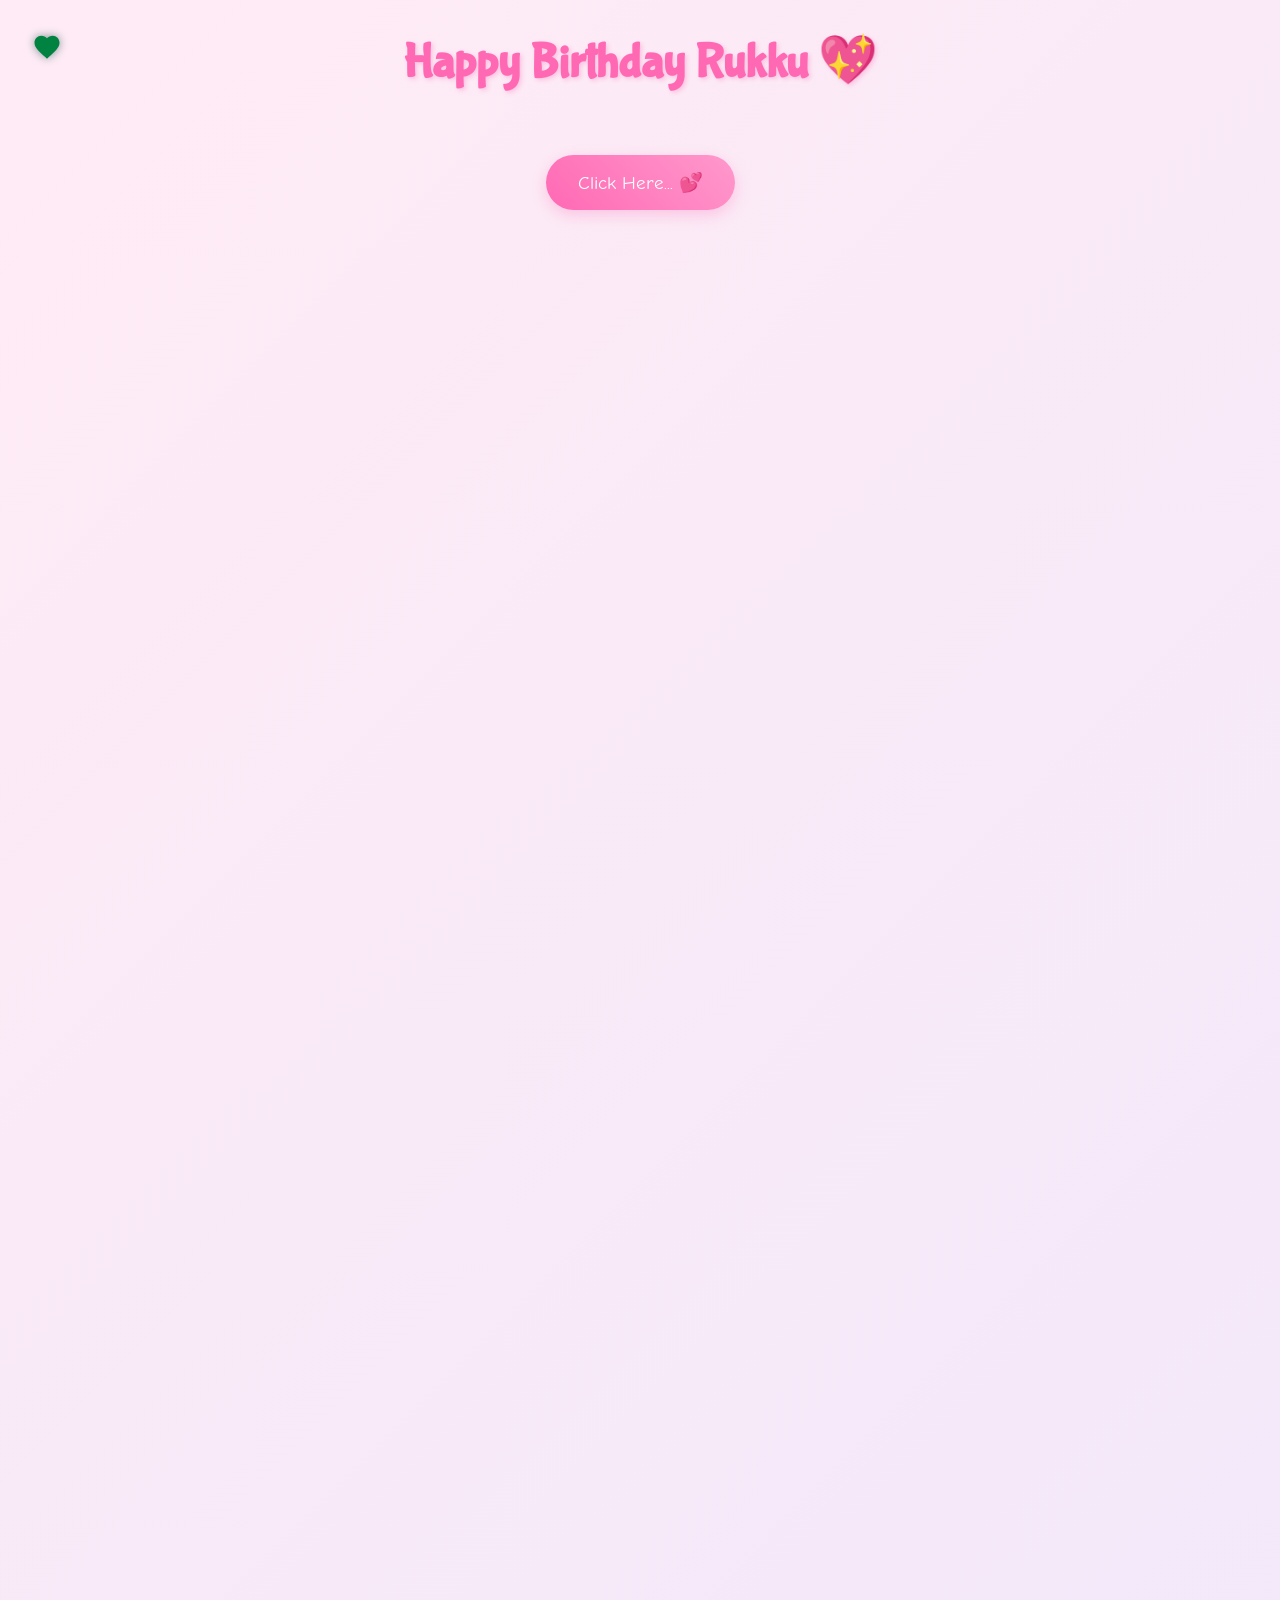
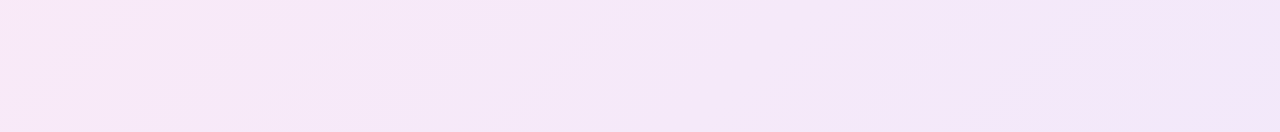
<file: cause.html>
<!DOCTYPE html>
<html lang="en">
<head>
    <meta charset="UTF-8">
    <meta name="viewport" content="width=device-width, initial-scale=1.0">
    <title>Why You're My Love! 💖</title>
    <script src="https://cdnjs.cloudflare.com/ajax/libs/gsap/3.12.2/gsap.min.js"></script>
    <link rel="stylesheet" href="./cause.css">
    <style>

    </style>
</head>
<body>
    <div class="custom-cursor">
        <svg viewBox="0 0 24 24">
            <path fill="#ff69b4" d="M12 21.35l-1.45-1.32C5.4 15.36 2 12.28 2 8.5 2 5.42 4.42 3 7.5 3c1.74 0 3.41.81 4.5 2.09C13.09 3.81 14.76 3 16.5 3 19.58 3 22 5.42 22 8.5c0 3.78-3.4 6.86-8.55 11.54L12 21.35z"/>
        </svg>
    </div>

    <div class="container">
        <h1>Happy Birthday Rukku 💖</h1>

        <div id="reasons-container"></div>

        <button class="shuffle-button">Click Here... 💕</button>
        <div class="reason-counter"></div>

        <div class="ending-section">
            <div class="teddy-hug">
                <img src="./d1.jpg" alt="Teddy Hug">
            </div>
            <div class="ending-text">You're the BESTEST ! 💖</div>
        </div>
    </div>

    <script src="cause.js">

    </script>
</body>
</html>
</file>
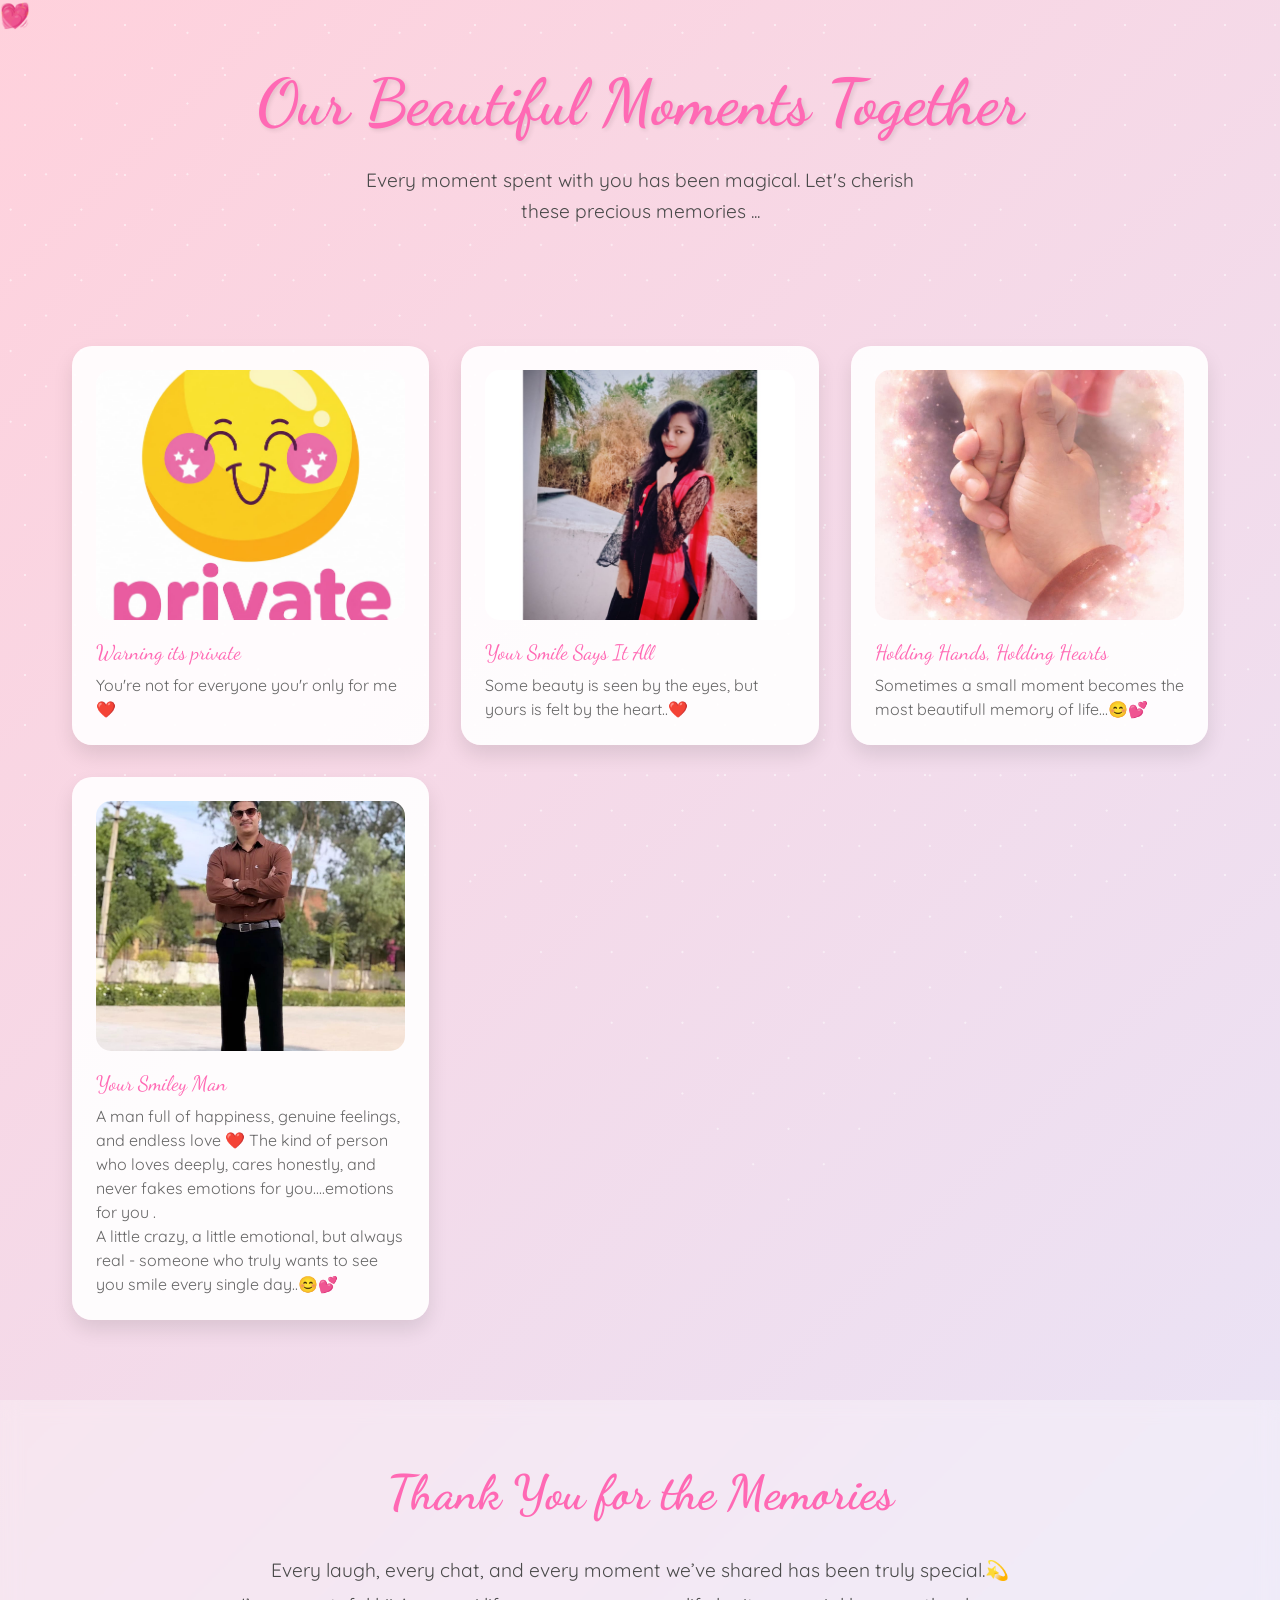
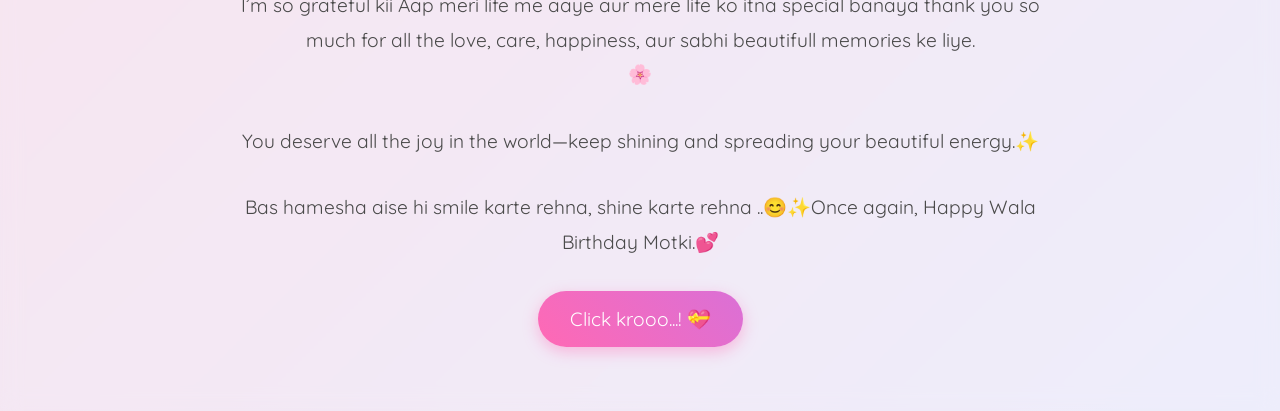
<file: last.html>
<!DOCTYPE html>
<html lang="en">

<head>
    <meta charset="UTF-8">
    <meta name="viewport" content="width=device-width, initial-scale=1.0">
    <title>Our Beautiful Memories ✨</title>
    <style>
        @import url('https://fonts.googleapis.com/css2?family=Dancing+Script:wght@700&family=Quicksand:wght@300;400;500;600&display=swap');

        * {
            margin: 0;
            padding: 0;
            box-sizing: border-box;
        }

        body {
            min-height: 100vh;
            background: linear-gradient(135deg,
                    #ffd1dc 0%,
                    #e6e6fa 25%,
                    #ffefd5 50%,
                    #e6e6fa 75%,
                    #ffd1dc 100%);
            background-size: 400% 400%;
            animation: gradientFlow 15s ease infinite;
            font-family: 'Quicksand', sans-serif;
            overflow-x: hidden;
            color: #4a4a4a;
        }

        @keyframes gradientFlow {
            0% {
                background-position: 0% 50%;
            }

            50% {
                background-position: 100% 50%;
            }

            100% {
                background-position: 0% 50%;
            }
        }

        /* Enhanced Sparkle Effect */
        .magic-sparkles {
            position: fixed;
            top: 0;
            left: 0;
            width: 100%;
            height: 100%;
            pointer-events: none;
            z-index: 1;
        }

        .sparkle {
            position: absolute;
            width: 6px;
            height: 6px;
            border-radius: 50%;
            background-color: white;
            animation: twinkle var(--duration, 4s) ease-in-out infinite;
            opacity: 0;
        }

        @keyframes twinkle {

            0%,
            100% {
                opacity: 0;
                transform: scale(0.5);
            }

            50% {
                opacity: 0.8;
                transform: scale(1);
            }
        }

        /* Generate 50 sparkles with different positions and animations */
        .magic-sparkles::before,
        .magic-sparkles::after {
            content: '';
            position: absolute;
            width: 100%;
            height: 100%;
            background-image: radial-gradient(circle, white 1px, transparent 1px);
            background-size: 50px 50px;
            animation: sparkleLayer 8s linear infinite;
            opacity: 0.5;
        }

        .magic-sparkles::after {
            animation-delay: -4s;
            transform: rotate(45deg);
        }

        @keyframes sparkleLayer {
            0% {
                transform: translateY(0);
            }

            100% {
                transform: translateY(-50px);
            }
        }

        /* Floating Hearts */
        .floating-hearts {
            position: fixed;
            width: 100%;
            height: 100%;
            pointer-events: none;
            z-index: 2;
        }

        .heart {
            position: absolute;
            font-size: 1.5rem;
            color: rgba(255, 105, 180, 0.6);
            animation: floatHeart var(--float-duration, 6s) ease-in-out infinite;
            animation-delay: var(--delay, 0s);
        }

        @keyframes floatHeart {
            0% {
                transform: translate(0, 100vh) rotate(0deg);
            }

            100% {
                transform: translate(var(--translate-x, 0), -100vh) rotate(360deg);
            }
        }

        /* Welcome Section */
        .welcome {
            text-align: center;
            padding: 4rem 2rem;
            position: relative;
            z-index: 3;
        }

        .welcome h1 {
            font-family: 'Dancing Script', cursive;
            font-size: 4rem;
            color: #ff69b4;
            text-shadow: 2px 2px 4px rgba(0, 0, 0, 0.1);
            animation: fadeInScale 2s ease;
        }

        .welcome p {
            font-size: 1.2rem;
            max-width: 600px;
            margin: 1.5rem auto;
            line-height: 1.6;
            animation: fadeIn 2s ease 0.5s both;
        }

        /* Enhanced Memory Cards */
        .memory-container {
            max-width: 1200px;
            margin: 0 auto;
            padding: 2rem;
            display: grid;
            grid-template-columns: repeat(auto-fit, minmax(300px, 1fr));
            gap: 2rem;
            z-index: 3;
            position: relative;
        }

        .memory-card {
            background: rgba(255, 255, 255, 0.9);
            border-radius: 20px;
            padding: 1.5rem;
            box-shadow: 0 10px 20px rgba(0, 0, 0, 0.1);
            transition: all 0.5s cubic-bezier(0.4, 0, 0.2, 1);
            position: relative;
            overflow: hidden;
        }

        .memory-card:hover {
            transform: translateY(-10px) scale(1.02);
            box-shadow: 0 15px 30px rgba(0, 0, 0, 0.15);
        }

        .memory-card::before {
            content: '';
            position: absolute;
            top: 0;
            left: 0;
            width: 100%;
            height: 100%;
            background: linear-gradient(45deg, transparent, rgba(255, 255, 255, 0.4), transparent);
            transform: translateX(-100%);
            transition: 0.5s;
        }

        .memory-card:hover::before {
            transform: translateX(100%);
        }

        .memory-img {
            width: 100%;
            height: 250px;
            object-fit: cover;
            border-radius: 15px;
            margin-bottom: 1rem;
            transition: transform 0.5s ease;
        }

        .memory-card:hover .memory-img {
            transform: scale(1.05);
        }

        .memory-date {
            font-family: 'Dancing Script', cursive;
            color: #ff69b4;
            font-size: 1.3rem;
            margin-bottom: 0.5rem;
        }

        .memory-caption {
            font-size: 1rem;
            line-height: 1.5;
            color: #666;
        }

        /* Final Message Section */
        .final-message {
            text-align: center;
            padding: 4rem 2rem;
            background: rgba(255, 255, 255, 0.3);
            backdrop-filter: blur(10px);
            margin-top: 3rem;
            position: relative;
            z-index: 3;
        }

        .final-message h2 {
            font-family: 'Dancing Script', cursive;
            font-size: 3rem;
            color: #ff69b4;
            margin-bottom: 2rem;
            animation: heartbeat 2s infinite;
        }

        @keyframes heartbeat {

            0%,
            100% {
                transform: scale(1);
            }

            50% {
                transform: scale(1.1);
            }
        }

        .final-message p {
            font-size: 1.2rem;
            max-width: 800px;
            margin: 0 auto 2rem;
            line-height: 1.8;
        }

        .goodbye-btn {
            display: inline-block;
            padding: 1rem 2rem;
            font-size: 1.2rem;
            background: linear-gradient(45deg, #ff69b4, #da70d6);
            color: white;
            border: none;
            border-radius: 50px;
            cursor: pointer;
            text-decoration: none;
            transition: all 0.3s ease;
            box-shadow: 0 5px 15px rgba(255, 105, 180, 0.4);
            animation: float 3s infinite ease-in-out;
        }

        .goodbye-btn:hover {
            transform: translateY(-5px);
            box-shadow: 0 8px 20px rgba(255, 105, 180, 0.6);
        }

        @keyframes float {

            0%,
            100% {
                transform: translateY(0);
            }

            50% {
                transform: translateY(-10px);
            }
        }

        /* Animations */
        @keyframes fadeInScale {
            0% {
                opacity: 0;
                transform: scale(0.8);
            }

            100% {
                opacity: 1;
                transform: scale(1);
            }
        }

        @keyframes fadeIn {
            0% {
                opacity: 0;
            }

            100% {
                opacity: 1;
            }
        }

        /* Generate Hearts */
        .js-generate-hearts {
            position: fixed;
            width: 100%;
            height: 100%;
            pointer-events: none;
            z-index: 2;
        }

        /* Custom Scrollbar */
        ::-webkit-scrollbar {
            width: 12px;
        }

        ::-webkit-scrollbar-track {
            background: rgba(255, 255, 255, 0.4);
        }

        ::-webkit-scrollbar-thumb {
            background: linear-gradient(45deg, #ff69b4, #da70d6);
            border-radius: 6px;
        }

        /* Responsive Design */
        @media (max-width: 768px) {
            .welcome h1 {
                font-size: 3rem;
            }

            .memory-container {
                grid-template-columns: 1fr;
            }

            .final-message h2 {
                font-size: 2.5rem;
            }
        }
    </style>
</head>

<body>
    <div class="magic-sparkles"></div>
    <div class="floating-hearts">
        <!-- Hearts will be generated via CSS -->
        <div class="heart" style="--float-duration: 6s; --delay: 0s; --translate-x: 20px;">💝</div>
        <div class="heart" style="--float-duration: 8s; --delay: 1s; --translate-x: -30px;">💖</div>
        <div class="heart" style="--float-duration: 7s; --delay: 2s; --translate-x: 40px;">💗</div>
        <div class="heart" style="--float-duration: 9s; --delay: 3s; --translate-x: -20px;">💓</div>
        <div class="heart" style="--float-duration: 5s; --delay: 4s; --translate-x: 30px;">💕</div>
    </div>

    <section class="welcome">
        <h1>Our Beautiful Moments Together</h1>
        <p>Every moment spent with you has been magical. Let's cherish these precious memories ...</p>
    </section>

    <div class="memory-container">
        <div class="memory-card">
            <img src="./d1.jpg" alt="First Date" class="memory-img">
            <div class="memory-date">Warning its private</div>
            <div class="memory-caption">You're not for everyone you'r only for me❤️</div>
        </div>
        <div class="memory-card">
            <img src="./d5.jpg" alt="First Date" class="memory-img">
            <div class="memory-date">Your Smile Says It All</div>
            <div class="memory-caption">Some beauty is seen by the eyes, but yours is felt by the heart..❤️</div>
        </div>
        <div class="memory-card">
            <img src="./d2.jpg" alt="Beach Day" class="memory-img">
            <div class="memory-date">Holding Hands, Holding Hearts</div>
            <div class="memory-caption">Sometimes a small moment becomes the most beautifull memory of life...😊💕</div>
        </div>
        <div class="memory-card">
            <img src="./d7.jpg" alt="Beach Day" class="memory-img">
            <div class="memory-date">Your Smiley Man</div>
            <div class="memory-caption">
                A man full of happiness, genuine feelings, and endless love ❤️ The kind of person who loves deeply,
                cares honestly, and never fakes emotions for you....emotions for you .<br> A little crazy, a little
                emotional, but always real - someone who truly wants to see you smile every single day..😊💕</div>
        </div>


    </div>

    <section class="final-message">
        <h2>Thank You for the Memories</h2>
        <p>Every laugh, every chat, and every moment we’ve shared has been truly special.💫<br>
            I’m so grateful kii Aap meri life me aaye aur mere life ko itna special banaya thank you so much for all the love, care, happiness, aur sabhi beautifull memories ke liye.<br>
           🌸</p>
        <p>You deserve all the joy in the world—keep shining and spreading your beautiful energy.✨</p>
        <p>Bas hamesha aise hi smile karte rehna, shine karte rehna ..😊✨Once again, Happy Wala Birthday Motki.💕</p>
        <a href="love.html" class="goodbye-btn">Click krooo...! 💝</a>
    </section>
</body>

</html>
</file>
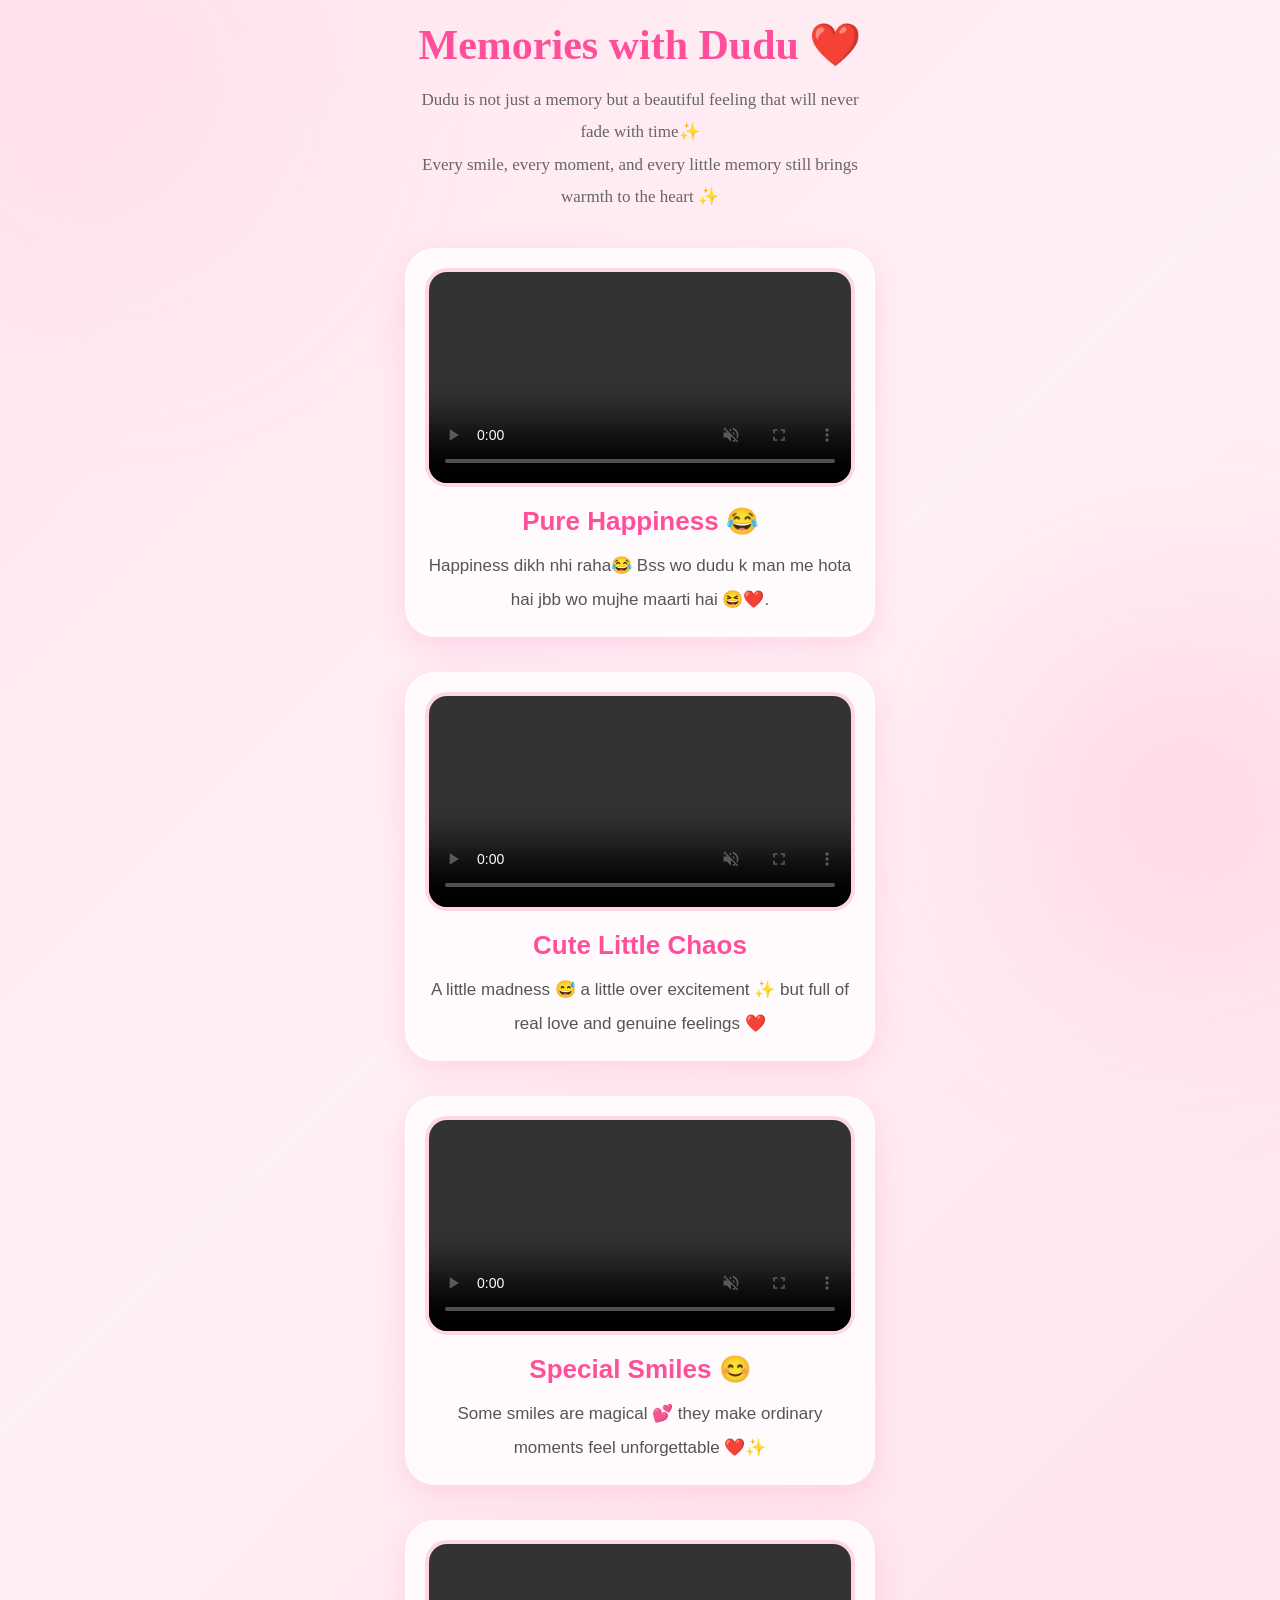
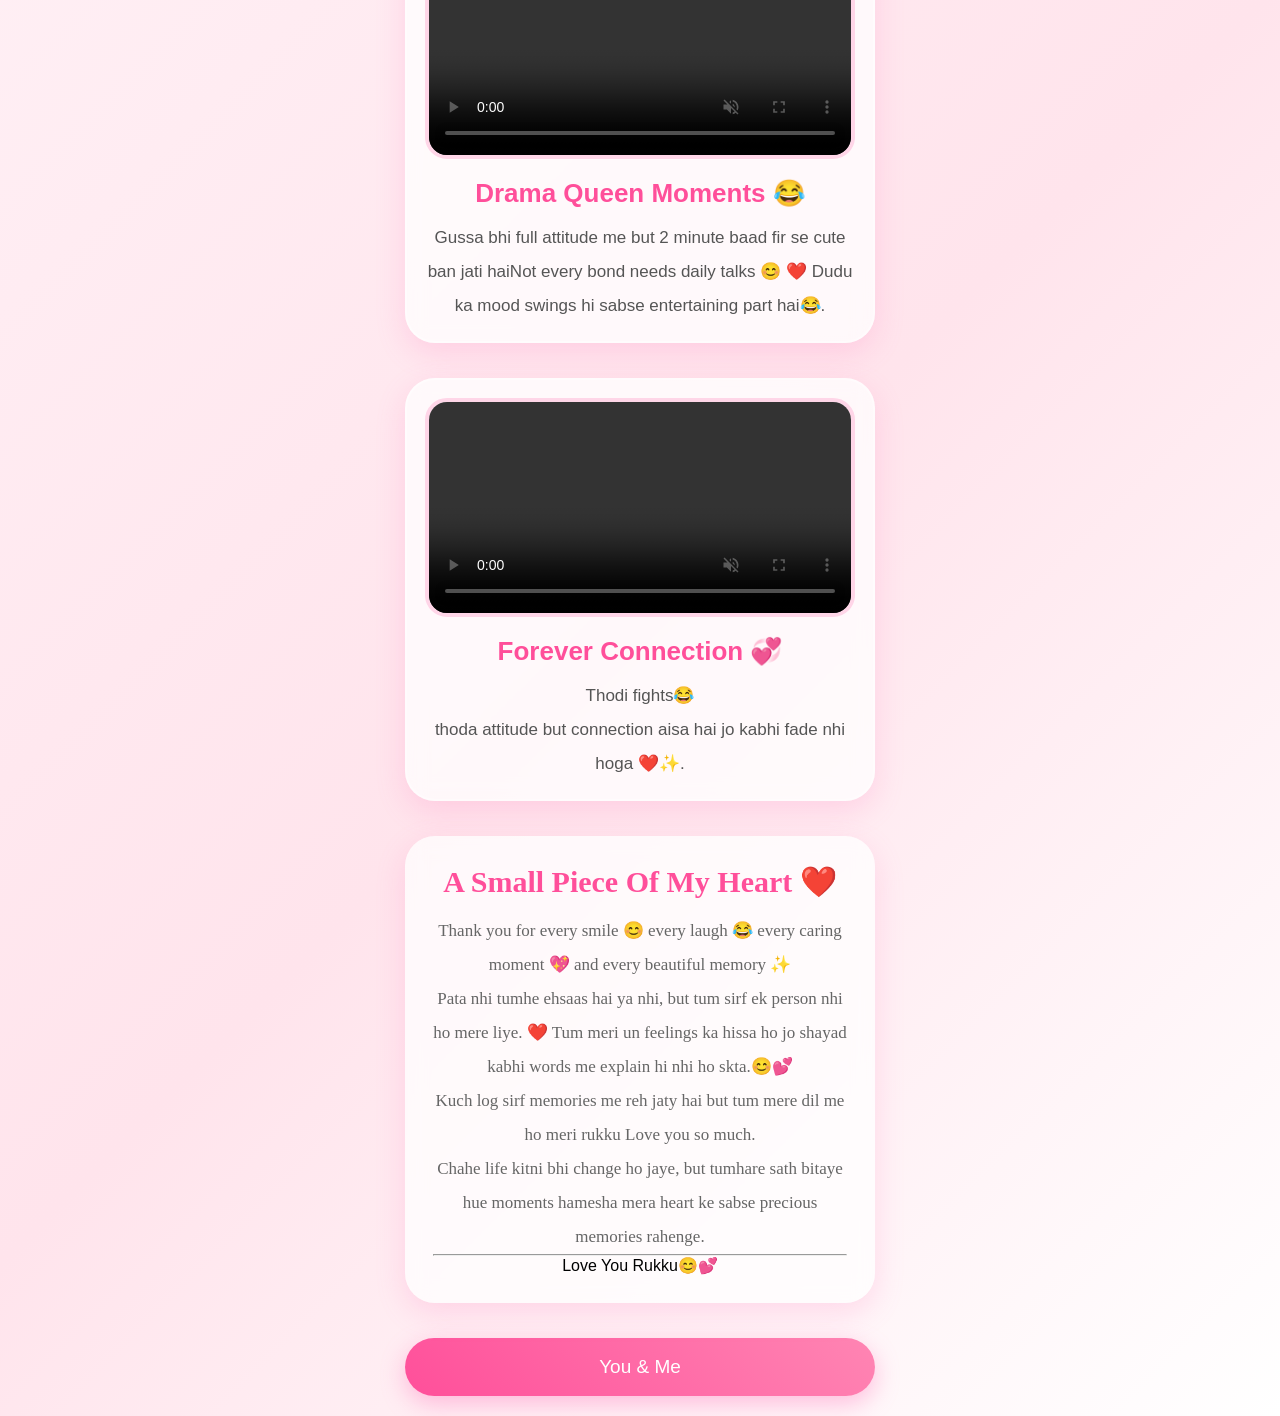
<file: love.html>
<!DOCTYPE html>
<html lang="en">
<head>
<meta charset="UTF-8">
<meta name="viewport" content="width=device-width, initial-scale=1.0">
<link rel="icon" type="image/jpg" href="favicon.png">
<title>Forever Memories ❤️</title>

<style>

*{
    margin:0;
    padding:0;
    box-sizing:border-box;
    font-family:'Poppins',sans-serif;
}

body{
    background:
    linear-gradient(135deg,#ffe6f0,#fff0f5,#ffe4ec,#fff);
    overflow-x:hidden;
    padding:20px;
    position:relative;
}
p{
    font-family: cursive;
    color: #555;
}

/* Animated Background */

.bg-blur{
    position:fixed;
    width:300px;
    height:300px;
    background:pink;
    filter:blur(120px);
    opacity:0.25;
    border-radius:50%;
    z-index:0;
    animation:moveBg 10s infinite alternate;
}

.bg1{
    top:-50px;
    left:-50px;
}

.bg2{
    bottom:-50px;
    right:-50px;
    background:#ff85b3;
}

@keyframes moveBg{

    from{
        transform:translate(0,0);
    }

    to{
        transform:translate(50px,50px);
    }

}

/* Floating Hearts */

.hearts{
    position:fixed;
    width:100%;
    height:100%;
    top:0;
    left:0;
    overflow:hidden;
    pointer-events:none;
    z-index:0;
}

.hearts span{
    position:absolute;
    bottom:-50px;
    animation:float 10s linear infinite;
    opacity:0.7;
}

@keyframes float{

    0%{
        transform:translateY(0) rotate(0deg);
        opacity:0;
    }

    50%{
        opacity:1;
    }

    100%{
        transform:translateY(-120vh) rotate(360deg);
        opacity:0;
    }

}

/* Main */

.container{
    position:relative;
    z-index:2;
    max-width:470px;
    margin:auto;
}

/* Heading */

.main-title{
    text-align:center;
    color:#ff4f9a;
    font-size:42px;
    font-family:cursive;
    margin-bottom:15px;
    animation:glow 2s infinite alternate;
}

@keyframes glow{

    from{
        text-shadow:0 0 5px pink;
    }

    to{
        text-shadow:0 0 25px hotpink;
    }

}

.subtitle{
    text-align:center;
    color:#666;
    line-height:1.9;
    margin-bottom:35px;
    font-size:17px;
}

/* Cards */

.video-card{
    background:rgba(255,255,255,0.75);
    backdrop-filter:blur(10px);
    border-radius:30px;
    padding:18px;
    margin-bottom:35px;
    box-shadow:0 10px 30px rgba(255,105,180,0.2);
    animation:fadeUp 1s ease;
    transition:0.4s;
    border:2px solid rgba(255,255,255,0.4);
}

.video-card:hover{
    transform:translateY(-8px) scale(1.02);
}

@keyframes fadeUp{

    from{
        opacity:0;
        transform:translateY(50px);
    }

    to{
        opacity:1;
        transform:translateY(0);
    }

}

video{
    width:100%;
    border-radius:22px;
    border:4px solid #ffd6e8;
}

/* Titles */

.video-title{
    text-align:center;
    margin-top:15px;
    color:#ff4f9a;
    font-size:26px;
    font-weight:bold;
}

/* Text */

.video-text{
    text-align:center;
    margin-top:12px;
    color:#555;
    line-height:2;
    font-size:17px;
}

/* Final Message */

.final-message{
    background:rgba(255,255,255,0.75);
    backdrop-filter:blur(10px);
    padding:28px;
    border-radius:30px;
    text-align:center;
    box-shadow:0 10px 30px rgba(255,105,180,0.2);
    margin-top:25px;
}

.final-message h2{
    color:#ff4f9a;
    margin-bottom:15px;
    font-family:cursive;
    font-size:30px;
}

.final-message p{
    color:#666;
    line-height:2;
    font-size:17px;
}

/* Button */

.open-btn{
    width:100%;
    margin-top:35px;
    padding:18px;
    border:none;
    border-radius:50px;
    background:linear-gradient(45deg,#ff4f9a,#ff85b3);
    color:white;
    font-size:19px;
    cursor:pointer;
    transition:0.4s;
    box-shadow:0 8px 25px rgba(255,105,180,0.4);
    animation:pulse 2s infinite;
}

.open-btn:hover{
    transform:scale(1.05);
}

@keyframes pulse{

    0%{
        transform:scale(1);
    }

    50%{
        transform:scale(1.03);
    }

    100%{
        transform:scale(1);
    }

}

/* Fade Animation */

.fade{
    animation:fade 2s ease;
}

@keyframes fade{

    from{
        opacity:0;
    }

    to{
        opacity:1;
    }

}

</style>
</head>

<body class="fade">

<!-- Background Blur -->

<div class="bg-blur bg1"></div>
<div class="bg-blur bg2"></div>

<!-- Floating Hearts -->

<div class="hearts">

<span style="left:10%">❤️</span>
<span style="left:25%; animation-delay:2s;">💕</span>
<span style="left:45%; animation-delay:4s;">💖</span>
<span style="left:65%; animation-delay:1s;">💞</span>
<span style="left:80%; animation-delay:3s;">✨</span>

</div>

<div class="container">

<!-- Heading -->

<h1 class="main-title">
Memories with Dudu ❤️
</h1>

<p class="subtitle">
Dudu is not just a memory but a beautiful feeling that will never fade with time✨   
<br>Every smile, every moment, and every little memory still brings warmth to the heart
✨
</p>

<!-- Video 1 -->

<div class="video-card">

<video controls autoplay muted loop>
<source src="./GIF/1.mp4" type="video/mp4">
</video>

<div class="video-title">
Pure Happiness 😂
</div>

<div class="video-text">Happiness dikh nhi raha😂 Bss wo dudu k man me hota hai jbb wo mujhe maarti hai  😆❤️.
</div>

</div>

<!-- Video 2 -->

<div class="video-card">

<video controls muted loop>
<source src="./GIF/2.mp4" type="video/mp4">
</video>

<div class="video-title">
Cute Little Chaos 
</div>

<div class="video-text">
A little madness 😅  
a little over excitement ✨  
but full of real love and genuine feelings ❤️
</div>

</div>

<!-- Video 3 -->

<div class="video-card">

<video controls muted loop>
<source src="./GIF/4.mp4" type="video/mp4">
</video>

<div class="video-title">
Special Smiles 😊
</div>

<div class="video-text">
Some smiles are magical 💕  
they make ordinary moments feel unforgettable ❤️✨
</div>

</div>

<!-- Video 4 -->

<div class="video-card">

<video controls muted loop>
<source src="./GIF/5.mp4" type="video/mp4">
</video>

<div class="video-title">
Drama Queen Moments 😂
</div>

<div class="video-text">
Gussa bhi full attitude me but 2 minute baad fir se cute ban jati haiNot every bond needs daily talks 😊  
❤️ Dudu ka mood swings hi sabse entertaining part hai😂.
</div>

</div>

<!-- Video 5 -->

<div class="video-card">

<video controls muted loop>
<source src="./GIF/6.mp4" type="video/mp4">
</video>

<div class="video-title">
Forever Connection 💞
</div>

<div class="video-text">
Thodi fights😂 <br> thoda attitude but connection aisa hai jo kabhi fade nhi hoga ❤️✨. 
</div>

</div>

<!-- Final Emotional Message -->

<div class="final-message">

<h2>
A Small Piece Of My Heart ❤️
</h2>

<p>
Thank you for every smile 😊  
every laugh 😂  
every caring moment 💖  
and every beautiful memory ✨  
<br>
Pata nhi tumhe ehsaas hai ya nhi, 
but tum sirf ek person nhi ho mere liye.
❤️ Tum meri un feelings ka hissa ho jo shayad kabhi words me explain hi nhi ho skta.😊💕
 <br> Kuch log sirf memories me reh jaty hai but tum mere dil me ho meri rukku Love you so much.
  <br> Chahe life kitni bhi change ho jaye,
   but tumhare sath bitaye hue moments hamesha mera heart ke sabse precious memories rahenge. 
   <hr> Love You Rukku😊💕

</p>

</div>

<!-- Final Button -->

<button class="open-btn"
onclick="window.location.href='last.html'">

You & Me 

</button>

</div>

<script>

/* Floating Hearts */

const hearts = document.querySelector('.hearts');

setInterval(() => {

    const heart = document.createElement('span');

    const emojis = ['❤️','💕','💖','💞','✨'];

    heart.innerHTML = emojis[Math.floor(Math.random()*emojis.length)];

    heart.style.left = Math.random()*100 + 'vw';

    heart.style.fontSize = (Math.random()*20 + 15) + 'px';

    heart.style.animationDuration = (Math.random()*5 + 5) + 's';

    hearts.appendChild(heart);

    setTimeout(() => {
        heart.remove();
    },10000);

},700);

</script>

</body>
</html>
</file>
<file: cause.css>
@import url('https://fonts.googleapis.com/css2?family=Bubblegum+Sans&family=Comic+Neue:wght@700&family=Quicksand:wght@500&display=swap');

* {
    margin: 0;
    padding: 0;
    box-sizing: border-box;
    cursor: none;
}

body {
    min-height: 100vh;
    background: linear-gradient(-45deg, #ffe6e6, #e6e6ff, #ffebf5);
    background-size: 400% 400%;
    animation: gradientBG 15s ease infinite;
    font-family: 'Quicksand', sans-serif;
    overflow-x: hidden;
    padding: 2rem;
}

.custom-cursor {
    width: 30px;
    height: 30px;
    position: fixed;
    pointer-events: none;
    z-index: 9999;
    mix-blend-mode: difference;
    transition: transform 0.1s;
}

.custom-cursor svg {
    width: 100%;
    height: 100%;
    filter: drop-shadow(0 0 5px rgba(255, 182, 193, 0.5));
}

.container {
    max-width: 1200px;
    margin: 0 auto;
    text-align: center;
    position: relative;
    z-index: 1;
}

h1 {
    font-family: 'Bubblegum Sans', cursive;
    font-size: 3rem;
    color: #ff69b4;
    text-shadow: 2px 2px 4px rgba(255, 105, 180, 0.3);
    margin-bottom: 2rem;
    animation: bounce 1s ease infinite;
}

.reason-card {
    background: rgba(255, 255, 255, 0.9);
    border-radius: 20px;
    padding: 2rem;
    margin: 1.5rem;
    box-shadow: 0 5px 15px rgba(0, 0, 0, 0.1);
    transition: transform 0.3s, box-shadow 0.3s;
    cursor: pointer;
    position: relative;
    overflow: hidden;
}

.reason-card:hover {
    transform: translateY(-5px);
    box-shadow: 0 8px 25px rgba(255, 105, 180, 0.2);
}

.reason-text {
    font-size: 1.2rem;
    margin-bottom: 1rem;
    position: relative;
    z-index: 2;
}

.gif-overlay {
    position: absolute;
    top: 0;
    left: 0;
    width: 100%;
    height: 100%;
    background: rgba(255, 255, 255, 0.95);
    display: flex;
    align-items: center;
    justify-content: center;
    opacity: 0;
    transition: opacity 0.3s;
    z-index: 1;
}

.reason-card:hover .gif-overlay {
    opacity: 1;
}

.shuffle-button {
    background: linear-gradient(45deg, #ff69b4, #ff99cc);
    border: none;
    border-radius: 50px;
    padding: 1rem 2rem;
    font-size: 1.2rem;
    color: white;
    margin: 2rem 0;
    cursor: pointer;
    transition: transform 0.3s;
    font-family: 'Comic Neue', cursive;
    box-shadow: 0 5px 15px rgba(255, 105, 180, 0.3);
}

.shuffle-button:hover {
    transform: scale(1.1);
}

.floating {
    position: fixed;
    pointer-events: none;
    animation: float 3s ease-in-out infinite;
}

.ending-section {
    margin-top: 4rem;
    padding: 2rem;
    text-align: center;
}

.ending-text {
    font-family: 'Bubblegum Sans', cursive;
    font-size: 2rem;
    color: #ff69b4;
    margin-bottom: 2rem;
    opacity: 0;
    transform: translateY(20px);
}

.teddy-hug {
    width: 200px;
    margin: 0 auto;
    transform: scale(0);
}

@keyframes gradientBG {
    0% { background-position: 0% 50%; }
    50% { background-position: 100% 50%; }
    100% { background-position: 0% 50%; }
}

@keyframes float {
    0%, 100% { transform: translateY(0); }
    50% { transform: translateY(-20px); }
}

@keyframes bounce {
    0%, 100% { transform: translateY(0); }
    50% { transform: translateY(-10px); }
}

@media (max-width: 768px) {
    h1 { font-size: 2rem; }
    .reason-card { margin: 1rem; }
    .reason-text { font-size: 1rem; }
}
.shuffle-button {
    background: linear-gradient(45deg, #ff69b4, #ff99cc);
    border: none;
    border-radius: 50px;
    padding: 1rem 2rem;
    font-size: 1.2rem;
    color: white;
    margin: 2rem 0;
    cursor: pointer;
    transition: all 0.3s;
    font-family: 'Comic Neue', cursive;
    box-shadow: 0 5px 15px rgba(255, 105, 180, 0.3);
}

.shuffle-button.story-mode {
    background: linear-gradient(45deg, #9b6dff, #ff6dc7);
    transform: scale(1.1);
}

.shuffle-button:hover {
    transform: scale(1.1);
}

.shuffle-button.story-mode:hover {
    transform: scale(1.2);
}

.reason-counter {
    font-size: 0.9rem;
    color: #ff69b4;
    margin-top: 1rem;
    opacity: 0.7;
}
</file>
